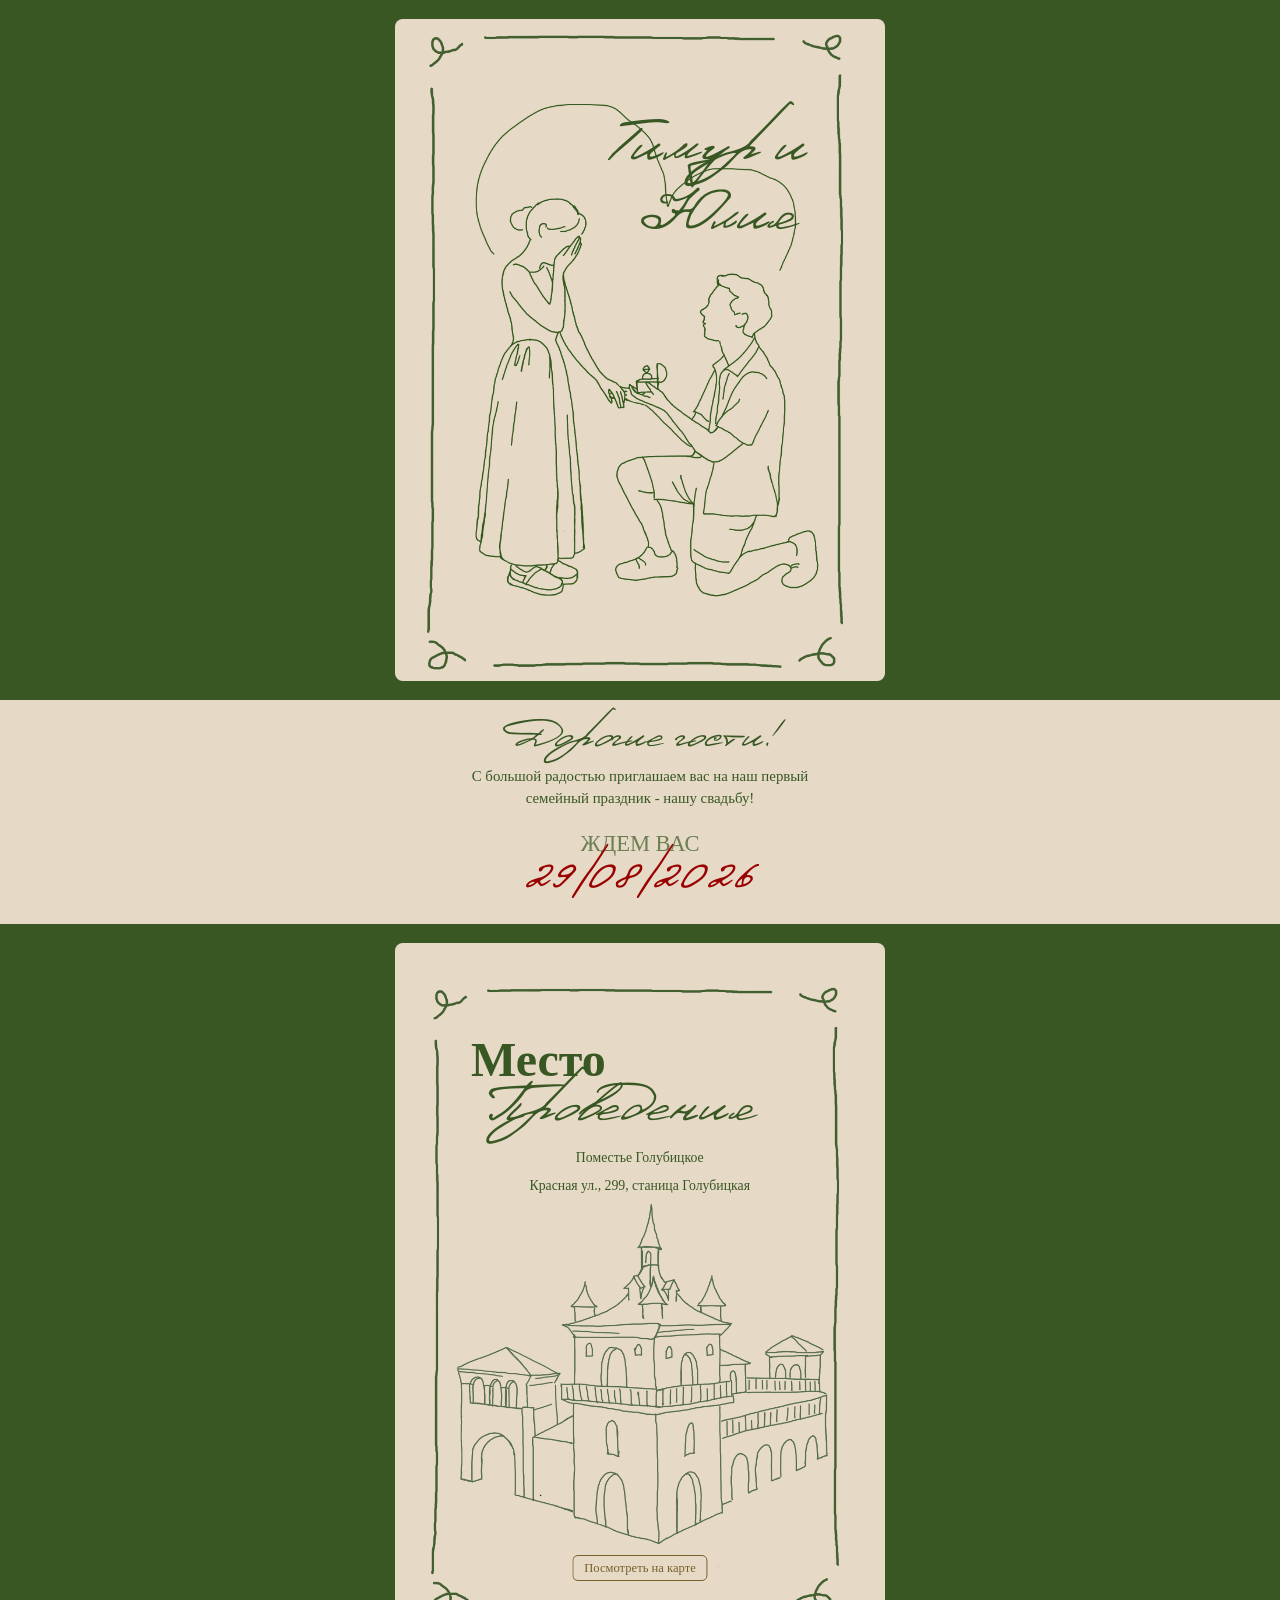
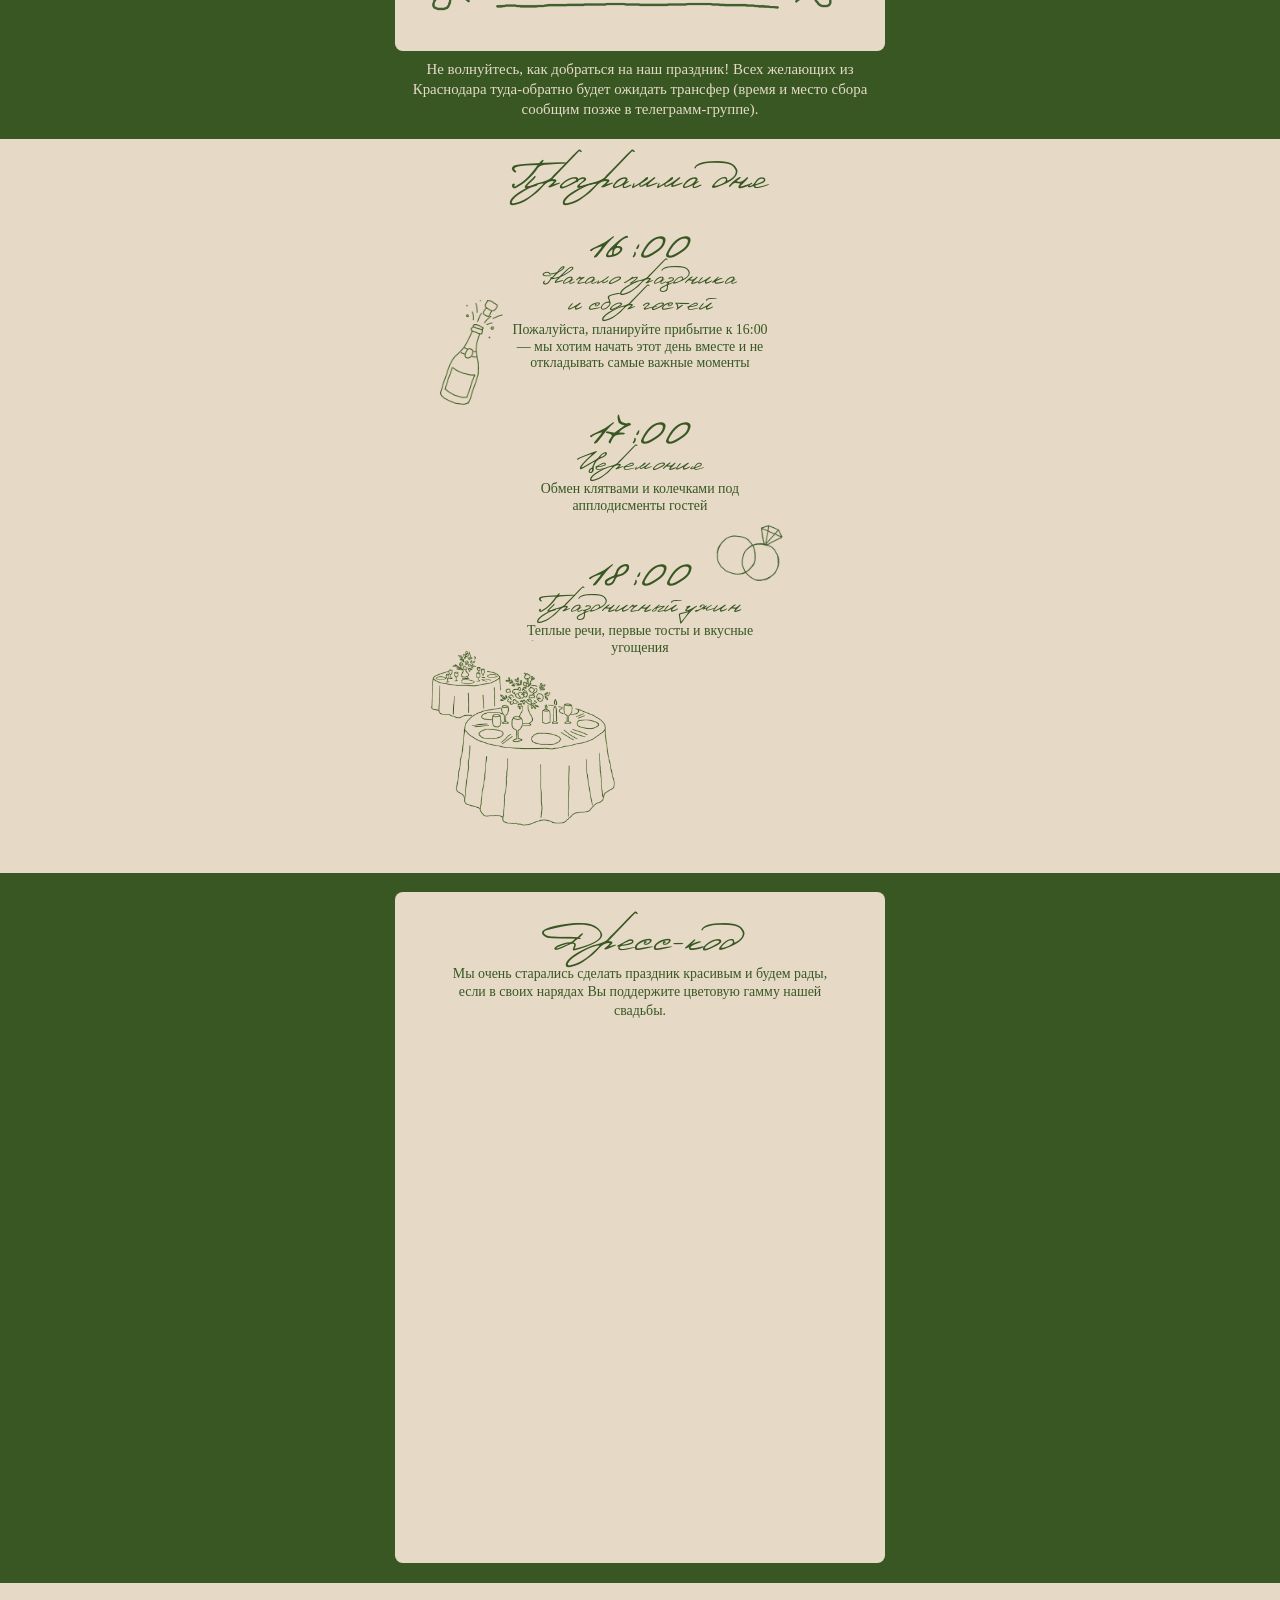
<file: index.html>
﻿<!doctype html>
<html lang="ru">
  <head>
    <meta charset="utf-8" />
    <meta name="viewport" content="width=device-width, initial-scale=1" />
    <title>Приглашение на свадьбу</title>
    <link rel="icon" type="image/svg+xml" href="images/favicon.svg?v=heart-1" />
    <link rel="preload" href="fonts/fonts/ofont.ru_Denistina.woff?v=reveal-seq-4" as="font" type="font/woff" crossorigin />
    <link rel="stylesheet" href="css/styles.css?v=reveal-seq-4" />
  </head>
  <body>
    <main>
      <section class="section section--dark hero" id="hero">
        <div class="container">
          <article class="card frame-card hero-card reveal">
            <img class="frame-card__frame" src="images/IMG_4702.PNG" alt="" aria-hidden="true" />
            <img class="hero-card__art" src="images/IMG_4546.PNG" alt="Иллюстрация пары" />
            <h1 class="hero-card__title">Тимур и<br />Юлия</h1>
          </article>
        </div>
      </section>

      <section class="section invitation" id="invitation">
        <div class="container">
          <div class="invitation__inner reveal">
            <h2 class="script-title invitation__greeting">Дорогие гости!</h2>
            <p class="invitation__text">
              С большой радостью приглашаем вас на наш первый
              семейный праздник - нашу свадьбу!
            </p>
            <p class="invitation__wait">ЖДЕМ ВАС</p>
            <p class="invitation__date">29/08/2026</p>
          </div>
        </div>
      </section>

      <section class="section section--dark venue" id="venue">
        <div class="container">
          <article class="card frame-card venue-card reveal">
            <img class="frame-card__frame" src="images/IMG_4702.PNG" alt="" aria-hidden="true" />
            <h2 class="venue-card__title">Место</h2>
            <p class="script-subtitle venue-card__subtitle">Проведения</p>
            <p class="venue-card__place">Поместье Голубицкое</p>
            <p class="venue-card__address">Красная ул., 299, станица Голубицкая</p>
            <img class="venue-card__art" src="images/IMG_4541.PNG" alt="Иллюстрация места проведения" />
            <a class="btn btn--outline" href="https://yandex.ru/maps/-/CLcbbC9g" target="_blank" rel="noopener noreferrer">Посмотреть на карте</a>
          </article>
          <p class="venue__transfer">
            Не волнуйтесь, как добраться на наш праздник! Всех желающих из Краснодара туда-обратно
            будет ожидать трансфер (время и место сбора сообщим позже в телеграмм-группе).
          </p>
        </div>
      </section>

      <section class="section program" id="program">
        <div class="container">
          <h2 class="script-title program__title reveal">Программа дня</h2>
          <div class="program-list">
            <article class="program-item reveal">
              <img class="program-item__icon program-item__icon--left" src="images/IMG_4549.PNG" alt="" aria-hidden="true" />
              <p class="program-item__time">16:00</p>
              <p class="script-subtitle program-item__name">Начало праздника<br />и сбор гостей</p>
              <p class="program-item__desc">Пожалуйста, планируйте прибытие к 16:00 — мы хотим начать этот день вместе и не откладывать самые важные моменты</p>
            </article>

            <article class="program-item reveal">
              <img class="program-item__icon program-item__icon--right" src="images/IMG_4550.PNG" alt="" aria-hidden="true" />
              <p class="program-item__time">17:00</p>
              <p class="script-subtitle program-item__name">Церемония</p>
              <p class="program-item__desc">Обмен клятвами и колечками под<br />апплодисменты гостей</p>
            </article>

            <article class="program-item reveal">
              <img class="program-item__icon program-item__icon--left program-item__icon--table" src="images/IMG_4551.PNG" alt="" aria-hidden="true" />
              <p class="program-item__time">18:00</p>
              <p class="script-subtitle program-item__name">Праздничный ужин</p>
              <p class="program-item__desc">Теплые речи, первые тосты и вкусные угощения</p>
            </article>
          </div>
        </div>
      </section>

      <section class="section section--dark dress" id="dresscode">
        <div class="container">
          <article class="card frame-card dress-card reveal">
            <h2 class="script-title dress-card__title">Дресс-код</h2>
            <p class="dress-card__text">
              Мы очень старались сделать праздник красивым и будем рады,
              если в своих нарядах Вы поддержите цветовую гамму нашей свадьбы.
            </p>
            <div class="dress-card__palette" aria-label="Цвета дресс-кода">
              <span class="dress-card__stroke dress-card__stroke--1"><span class="dress-card__stroke-label">бургунди</span></span>
              <span class="dress-card__stroke dress-card__stroke--2"><span class="dress-card__stroke-label">капучино</span></span>
              <span class="dress-card__stroke dress-card__stroke--3"><span class="dress-card__stroke-label">песочный</span></span>
              <span class="dress-card__stroke dress-card__stroke--4"><span class="dress-card__stroke-label">оливковый</span></span>
              <span class="dress-card__stroke dress-card__stroke--5"><span class="dress-card__stroke-label">какао</span></span>
              <span class="dress-card__stroke dress-card__stroke--6"><span class="dress-card__stroke-label">терракота</span></span>
            </div>
            <p class="dress-card__text">
              Свадьба будет на открытом воздухе и лучше отдать предпочтение
              закрытой обуви без каблука или на устойчивом каблуке.
            </p>
            <a class="btn btn--outline" href="https://pin.it/5liSR5sT1" target="_blank" rel="noopener noreferrer">примеры образов</a>
          </article>
        </div>
      </section>

      <section class="section details" id="details">
        <div class="container details__container reveal">
          <h2 class="script-title details__title">Детали</h2>
          <img class="details__divider" src="images/IMG_4711.PNG" alt="" aria-hidden="true" />

          <article class="details-item">
            <h3 class="script-subtitle details-item__title">Подарки</h3>
            <p class="details-item__text">
              Ваши пожелания в конвертах будут лучшими подарками, которые помогут
              исполнить наши мечты. Просим не обременять себя выбором цветов,
              чтобы не утомлять их долгой дорогой.
            </p>
          </article>

          <article class="details-item">
            <h3 class="script-subtitle details-item__title">Организатор</h3>
            <p class="details-item__text">
              Если Вы подготовили для нас сюрприз или в случае возникновения вопросов,
              всегда можно обратиться за помощью и согласованием к нашему свадебному
              организатору Эльвире.
            </p>
            <a class="btn btn--outline btn--small" href="https://t.me/emtemnikova" target="_blank" rel="noopener noreferrer">связаться</a>
          </article>

          <article class="details-item">
            <h3 class="script-subtitle details-item__title">Чат для гостей</h3>
            <p class="details-item__text">
              Мы создали телеграм-чат нашего праздника, где можно будет узнать
              дополнительную информацию, поделиться фотографиями и видео в день свадьбы и после нее.
            </p>
            <a class="btn btn--outline btn--small" href="https://t.me/+I3WyoPvMr101ZWJi" target="_blank" rel="noopener noreferrer">вступить в чат</a>
          </article>

          <article class="details-item details-item--hotels">
            <h3 class="script-subtitle details-item__title">Подборка отелей</h3>
            <p class="details-item__text">
              Для Вашего удобства мы подобрали самые оптимальные варианты отелей, которые вы можете забронировать при необходимости:
            </p>
            <details class="details-item__details">
              <summary class="btn btn--outline btn--small details-item__toggle">показать список отелей</summary>
              <div class="details-item__list">
                <p class="details-item__hotel">
                  «Al Mare»<br />
                  Адрес: ст. Голубицкая, ул. Набережная, 7<br />
                  Сайт: <a href="https://hotel-almare.ru" target="_blank" rel="noopener noreferrer">hotel-almare.ru</a>
                </p>
                <p class="details-item__hotel">
                  «Фламинго»<br />
                  Адрес: ст. Голубицкая, ул. Курортная, 68<br />
                  Сайт: <a href="https://azovflamingo.ru" target="_blank" rel="noopener noreferrer">azovflamingo.ru</a>
                </p>
                <p class="details-item__hotel">
                  «Некрасов»<br />
                  Адрес: ст. Голубицкая, ул. Курортная, 55/1<br />
                  Сайт: <a href="https://nekrasovhotel.ru" target="_blank" rel="noopener noreferrer">nekrasovhotel.ru</a>
                </p>
                <p class="details-item__hotel">
                  «Villa Romanov»<br />
                  Адрес: ст. Голубицкая, ул. Красная, 260<br />
                  Сайт: <a href="https://villaromanov.ru" target="_blank" rel="noopener noreferrer">villaromanov.ru</a>
                </p>
                <p class="details-item__hotel">
                  Гостевой дом «Azov place»<br />
                  Адрес: ст. Голубицкая, ул. Курортная, 75А<br />
                  Сайт: <a href="https://azov-plejs.clients.site" target="_blank" rel="noopener noreferrer">azov-plejs.clients.site</a>
                </p>
                <p class="details-item__hotel">
                  «Жемчужина»<br />
                  Адрес: ст. Голубицкая, ул. Курортная, 113/1<br />
                  Сайт: <a href="https://zhemchuzhina-golubitskaya.ru" target="_blank" rel="noopener noreferrer">zhemchuzhina-golubitskaya.ru</a>
                </p>
                <p class="details-item__hotel">
                  Апарт-отель «Море Лофт»<br />
                  Адрес: ст. Голубицкая, ул. Курортная, 55/1<br />
                  Сайт: <a href="https://golubitskaya.sutochno.ru/hotels/51353" target="_blank" rel="noopener noreferrer">golubitskaya.sutochno.ru</a>
                </p>
                <p class="details-item__hotel">
                  «Азов»<br />
                  Адрес: ст. Голубицкая, ул. Набережная, д. 70/31<br />
                  Сайт: <a href="https://azovresort.ru" target="_blank" rel="noopener noreferrer">azovresort.ru</a>
                </p>
              </div>
            </details>
          </article>

          <img class="details__divider details__divider--bottom" src="images/IMG_4711.PNG" alt="" aria-hidden="true" />
        </div>
      </section>

      <section class="section section--dark rsvp" id="rsvp">
        <div class="container">
          <article class="card rsvp-card reveal">
            <h2 class="script-title rsvp-card__title">Подтверждение<br />присутствия</h2>
            <p class="rsvp-card__subtitle">
              Мы очень старались сделать праздник незабываемым, поэтому будем рады,
              если Вы подтвердите свое присутствие до <strong>01.08.2026</strong>:
            </p>

            <form id="rsvpForm" class="rsvp-form" novalidate>
              <div class="field">
                <label class="field__label" for="fullName">Ваше имя и фамилия</label>
                <input class="field__input" type="text" id="fullName" name="fullName" required />
              </div>

              <fieldset class="field-group">
                <legend class="field__label">Планируете ли вы присутствовать на свадьбе</legend>
                <label class="radio">
                  <input type="radio" name="attendance" value="yes" required />
                  <span>Да, с удовольствием!</span>
                </label>
                <label class="radio">
                  <input type="radio" name="attendance" value="no" required />
                  <span>К сожалению, не смогу</span>
                </label>
              </fieldset>

              <fieldset class="field-group">
                <legend class="field__label">Потребуется ли вам трансфер?</legend>
                <label class="radio">
                  <input type="radio" name="transfer" value="yes" required />
                  <span>Да</span>
                </label>
                <label class="radio">
                  <input type="radio" name="transfer" value="no" required />
                  <span>Нет</span>
                </label>
              </fieldset>

              <fieldset class="field-group">
                <legend class="field__label">Будут ли с вами дети?</legend>
                <label class="radio">
                  <input type="radio" id="childrenYes" name="children" value="yes" required />
                  <span>Да</span>
                </label>
                <label class="radio">
                  <input type="radio" id="childrenNo" name="children" value="no" required />
                  <span>Нет</span>
                </label>
              </fieldset>

              <div id="childrenFields" class="children" hidden>
                <div id="childrenList" class="children__list"></div>
                <button class="btn btn--outline btn--small" id="addChildBtn" type="button">+ Добавить ребенка</button>
              </div>

              <fieldset class="field-group">
                <legend class="field__label">Есть ли у вас пищевая аллергия?</legend>
                <label class="radio">
                  <input type="radio" id="allergyYes" name="allergy" value="yes" required />
                  <span>Да</span>
                </label>
                <label class="radio">
                  <input type="radio" id="allergyNo" name="allergy" value="no" required />
                  <span>Нет</span>
                </label>
              </fieldset>

              <div id="allergyFields" class="children" hidden>
                <label class="field__label" for="allergyDetails">Если да, укажите продукты</label>
                <input class="field__input" type="text" id="allergyDetails" name="allergyDetails" />
              </div>

              <button class="btn btn--pill" type="submit">отправить</button>
              <p id="successMessage" class="success" hidden>Спасибо! Ваш ответ отправлен.</p>
            </form>
          </article>
        </div>
      </section>
    </main>

    <script src="js/script.js?v=reveal-seq-4"></script>
  </body>
</html>
</file>
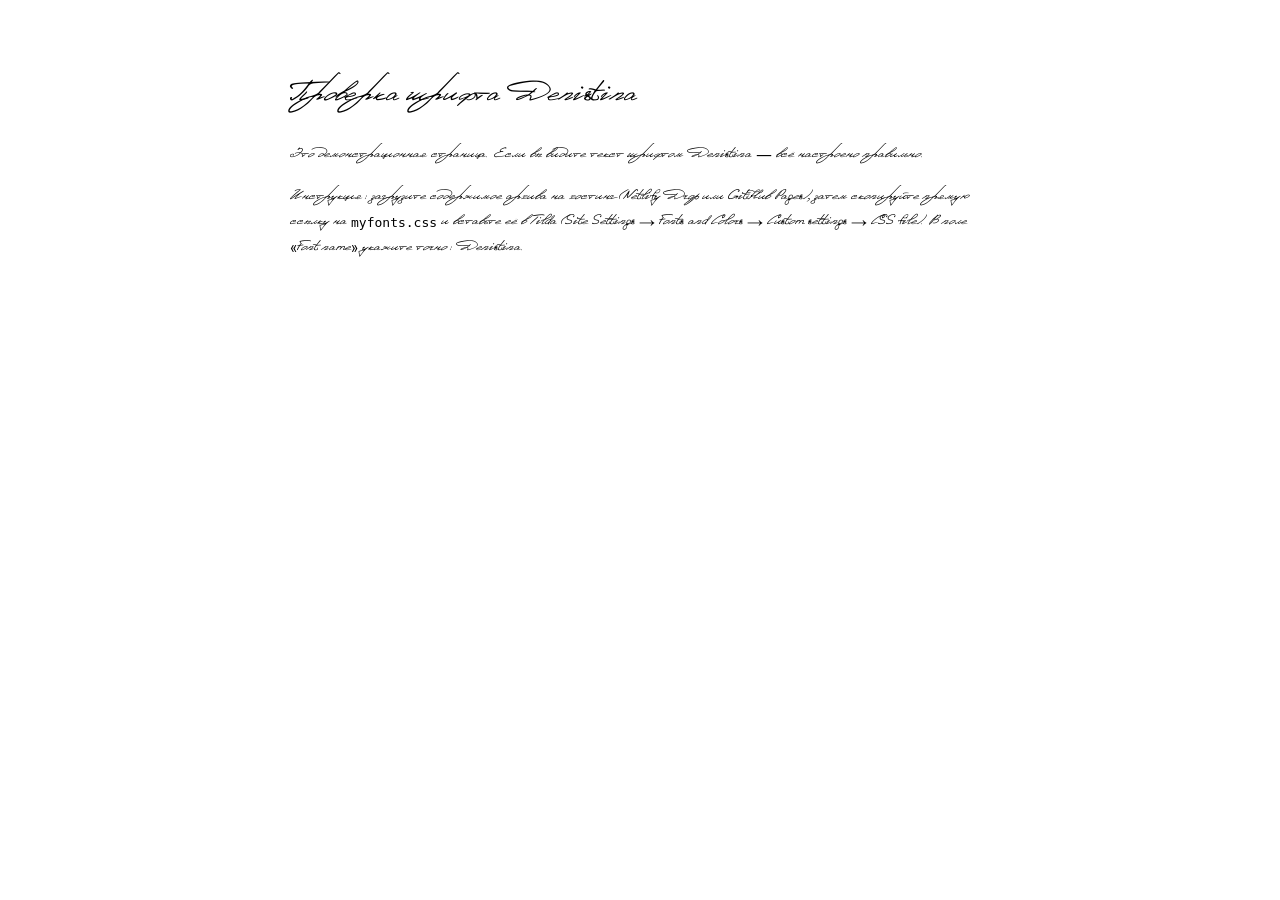
<file: fonts/index.html>
<!doctype html>
<html lang="ru">
<head>
  <meta charset="utf-8">
  <meta name="viewport" content="width=device-width,initial-scale=1">
  <title>Denistina font demo</title>
  <link rel="stylesheet" href="./myfonts.css">
  <style>
    body { padding: 40px; line-height:1.6; }
    .demo { max-width:700px; margin:auto; }
  </style>
</head>
<body>
  <div class="demo">
    <h1>Проверка шрифта Denistina</h1>
    <p>Это демонстрационная страница. Если вы видите текст шрифтом Denistina — всё настроено правильно.</p>
    <p>Инструкция: загрузите содержимое архива на хостинг (Netlify Drop или GitHub Pages), затем скопируйте прямую ссылку на <code>myfonts.css</code> и вставьте её в Tilda (Site Settings → Fonts and Colors → Custom settings → CSS file). В поле «Font name» укажите точно: <strong>Denistina</strong>.</p>
  </div>
</body>
</html>
</file>
<file: css/styles.css>
﻿@font-face {
  font-family: "Denistina";
  src: url("../fonts/fonts/ofont.ru_Denistina.woff") format("woff");
  font-display: block;
}

:root {
  --bg-light: #e6dac7;
  --bg-dark: #385723;
  --text: #385723;
  --accent: #990201;
  --line: #5b7a46;
  --line-soft: #7f8d6c;
  --container: min(100% - 2rem, 68rem);
  --card-max: 36rem;
  --card-unified-width: 43rem;
  --body-copy-size: clamp(0.98rem, 1.55vw, 1.35rem);
}

* {
  box-sizing: border-box;
}

html,
body {
  margin: 0;
  padding: 0;
}

body {
  background: var(--bg-light);
  color: var(--text);
  font-family: Georgia, "Times New Roman", serif;
  line-height: 1.45;
  overflow-x: hidden;
}

img {
  display: block;
  max-width: 100%;
}

a {
  color: inherit;
  text-decoration: none;
}

.section {
  padding: clamp(1rem, 1.3vw + 0.8rem, 2.25rem) 0;
  overflow-x: clip;
}

.section--dark {
  background: var(--bg-dark);
  border-left: 2px solid var(--bg-dark);
  border-right: 2px solid var(--bg-dark);
  overflow: hidden;
}

.container {
  width: var(--container);
  margin: 0 auto;
}

.card {
  position: relative;
  background: var(--bg-light);
  border-radius: 0.65rem;
}

.frame-card {
  isolation: isolate;
}

.frame-card__frame {
  position: absolute;
  inset: 0.65rem;
  width: calc(100% - 1.3rem);
  height: calc(100% - 1.3rem);
  object-fit: contain;
  object-position: center;
  image-rendering: auto;
  opacity: 1;
  pointer-events: none;
  z-index: 0;
}

.script-title,
.script-subtitle {
  margin: 0;
  font-family: "Denistina", Arial, sans-serif;
  font-weight: 400;
  letter-spacing: 0.01em;
}

.script-title {
  font-size: clamp(2.95rem, 4.6vw, 4.9rem);
  line-height: 0.9;
}

.script-subtitle {
  font-size: clamp(2rem, 3vw, 3.25rem);
  line-height: 0.92;
}

.btn {
  display: inline-flex;
  align-items: center;
  justify-content: center;
  border-radius: 0.45rem;
  padding: 0.55rem 1.1rem;
  font-size: clamp(0.78rem, 1.2vw, 1rem);
  line-height: 1;
  transition: background-color 0.2s ease, color 0.2s ease, opacity 0.2s ease;
}

.btn--outline {
  border: 1px solid #77612a;
  color: var(--text);
  background: transparent;
}

.btn--outline:hover {
  background: var(--text);
  color: var(--bg-light);
}

.btn--small {
  font-size: 0.76rem;
  padding: 0.55rem 0.95rem;
}

.btn--pill {
  border: 0;
  border-radius: 0.45rem;
  padding: 0.95rem 2.5rem;
  background: var(--bg-dark);
  color: #fff;
  font-family: "Denistina", Arial, sans-serif;
  font-size: clamp(1.5rem, 2.6vw, 2rem);
  text-transform: lowercase;
  cursor: pointer;
}

.btn--pill:hover {
  opacity: 0.86;
}

[aria-disabled="true"] {
  pointer-events: none;
}

.reveal {
  opacity: 0;
  transform: translateY(16px);
  transition: opacity 1.6s ease, transform 1.6s ease;
  transition-delay: var(--reveal-delay, 0s);
  will-change: opacity, transform;
}

.reveal.is-visible {
  opacity: 1;
  transform: translateY(0);
}

.hero .container {
  display: flex;
  justify-content: center;
}

.hero-card {
  width: min(100%, var(--card-unified-width));
  aspect-ratio: 768 / 992;
  min-height: 0;
  padding: 0;
  overflow: hidden;
}

.hero-card__art {
  position: absolute;
  left: 0.04%;
  top: -6.1%;
  width: 97.92%;
  max-width: none;
  transform: none;
  z-index: 1;
}

.hero-card__title {
  position: absolute;
  left: 43.6%;
  top: 14.3%;
  width: 38.7%;
  transform: none;
  margin: 0;
  font-family: "Denistina", Arial, sans-serif;
  font-weight: 100;
  font-size: clamp(2.35rem, 7.4vw, 5.6rem);
  line-height: 1.02;
  text-align: right;
  z-index: 2;
}

.invitation {
  text-align: center;
}

.invitation__inner {
  max-width: 42rem;
  margin: 0 auto;
}

.invitation__greeting {
  margin-bottom: 0.6rem;
}

.invitation__text {
  margin: 0 auto;
  max-width: 31rem;
  font-size: var(--body-copy-size);
}

.invitation__wait {
  margin: 0.6rem 0 0;
  opacity: 0.7;
  font-size: clamp(1.45rem, 2.35vw, 1.95rem);
}

.invitation__date {
  margin: 0;
  color: var(--accent);
  font-family: "Denistina", Arial, sans-serif;
  font-size: clamp(3.1rem, 6.1vw, 5.2rem);
  line-height: 0.95;
}

.venue-card {
  width: min(100%, var(--card-unified-width));
  aspect-ratio: 768 / 1137.4375;
  margin: 0 auto;
  padding: 0;
  overflow: hidden;
}

.venue-card__title {
  position: absolute;
  margin: 0;
  font-size: clamp(2.7rem, 4.9vw, 3.95rem);
  font-weight: 700;
  line-height: 1;
  left: 12.86%;
  top: 10.65%;
  width: 93.54%;
  text-align: left;
  transform: none;
  z-index: 3;
}

.venue-card__subtitle {
  position: absolute;
  margin: 0;
  font-size: clamp(3.15rem, 5.7vw, 4.75rem);
  left: 17.03%;
  top: 17.37%;
  width: 93.54%;
  text-align: left;
  transform: none;
  z-index: 3;
}

.venue-card__place,
.venue-card__address {
  position: absolute;
  margin: 0;
  text-align: center;
  left: 25%;
  width: 50%;
  font-size: var(--body-copy-size);
  z-index: 3;
}

.venue-card__place {
  top: 28.86%;
}

.venue-card__address {
  top: 31.59%;
}

.venue-card__art {
  position: absolute;
  left: 7.03%;
  top: 22.71%;
  width: 77.08%;
  margin: 0;
  transform: none;
  z-index: 1;
}

.venue-card .btn {
  position: absolute;
  left: 50%;
  top: 84.2%;
  width: auto;
  min-width: clamp(130px, 17vw, 205px);
  min-height: 36px;
  padding: 0.55rem 1rem;
  white-space: nowrap;
  font-size: clamp(0.78rem, 1.02vw, 0.98rem);
  margin: 0;
  transform: translateX(-50%);
  z-index: 3;
}

.venue__transfer {
  margin: 0.7rem auto 0;
  max-width: 40rem;
  color: var(--bg-light);
  text-align: center;
  font-size: var(--body-copy-size);
  line-height: 1.35;
}

.program__title {
  text-align: center;
  margin: 0 0 0.9rem;
  font-size: clamp(2.95rem, 4.6vw, 4.9rem);
  line-height: 1;
}

.program {
  padding-top: clamp(1.6rem, 4vw, 2.2rem);
  padding-bottom: clamp(2.2rem, 6vw, 4rem);
}

.program-list {
  width: min(100%, 22rem);
  margin: 0 auto;
  display: grid;
  gap: 1rem;
}

.program-item {
  position: relative;
  text-align: center;
  padding: 0.4rem 0.9rem;
}

.program-item:last-child {
  padding-bottom: clamp(10rem, 30vw, 14rem);
}

.program-item__icon {
  position: absolute;
  top: 50%;
  width: 3.6rem;
  opacity: 0.95;
  pointer-events: none;
}

.program-item__icon--left {
  left: 2rem;
  transform: translate(-50%, -50%);
}

.program-item__icon--right {
  right: 2rem;
  transform: translate(50%, -50%);
}

.program-item__icon--table {
  width: clamp(13rem, 56vw, 16rem);
  top: 6%;
  left: 46%;
  transform: translateX(-50%);
}

.program-item__time {
  margin: 0;
  font-family: "Denistina", Arial, sans-serif;
  font-size: clamp(3.2rem, 10.5vw, 4.5rem);
  line-height: 1;
}

.program-item__name {
  margin-top: -0.65rem;
  margin-bottom: 0.25rem;
  font-size: clamp(2rem, 3vw, 3.25rem);
  line-height: 0.92;
}

.program-item__desc {
  margin: 0 auto 0;
  max-width: 19rem;
  font-size: var(--body-copy-size);
  line-height: 1.2;
}

.program-item:nth-child(-n + 2) .program-item__desc {
  max-width: 22rem;
}

.program-item__icon--left:not(.program-item__icon--table),
.program-item__icon--right {
  width: clamp(20rem, 110vw, 28rem);
}

.program-item:nth-child(1) .program-item__icon--left {
  left: 1.5rem;
  top: 106%;
}

.program-item:nth-child(2) .program-item__icon--right {
  right: 2.4rem;
  top: 92%;
}

.dress {
  padding-top: 0.85rem;
  padding-bottom: 0.95rem;
}

.dress-card {
  width: min(100%, var(--card-unified-width));
  margin: 0 auto;
  padding: 2.2rem 0.72rem 2.3rem;
  text-align: center;
  position: relative;
  overflow: hidden;
}

.dress-card__title {
  margin-top: 0.05rem;
  font-size: clamp(2.95rem, 4.6vw, 4.9rem);
  position: relative;
  z-index: 2;
}

.dress-card__text {
  margin: 0.2rem auto 0;
  max-width: 32rem;
  font-size: var(--body-copy-size);
  line-height: 1.32;
  position: relative;
  z-index: 2;
}

.dress-card__text:first-of-type {
  margin-bottom: 0.68rem;
}

.dress-card__text + .dress-card__text {
  padding-top: 0.68rem;
}

.dress-card__palette {
  position: relative;
  z-index: 2;
  display: grid;
  grid-template-columns: 1fr;
  gap: 0.34rem;
  width: min(66%, 15.5rem);
  margin: 0.15rem auto 0.95rem;
}

.dress-card__palette + .dress-card__text {
  margin-top: 0.78rem;
}

.dress-card__stroke {
  position: relative;
  display: flex;
  align-items: center;
  justify-content: center;
  height: 1.66rem;
}

.dress-card__stroke::before {
  content: "";
  position: absolute;
  left: -0.18rem;
  right: -0.58rem;
  top: -0.08rem;
  bottom: -0.08rem;
  background-image: var(--brush-image);
  background-position: center;
  background-size: 100% 100%;
  background-repeat: no-repeat;
  opacity: 0.98;
  z-index: 0;
  pointer-events: none;
}

.dress-card__stroke::after {
  content: "";
  position: absolute;
  right: -0.2rem;
  top: 0.2rem;
  bottom: 0.2rem;
  width: 0.86rem;
  background:
    radial-gradient(85% 100% at 0% 50%, rgba(255, 255, 255, 0.34), rgba(255, 255, 255, 0) 75%);
  opacity: 0.52;
  pointer-events: none;
}

.dress-card__stroke:nth-child(2n) {
  transform: rotate(-0.55deg);
}

.dress-card__stroke:nth-child(2n + 1) {
  transform: rotate(0.5deg);
}

.dress-card__stroke-label {
  font-family: "Denistina", Arial, sans-serif;
  position: relative;
  z-index: 1;
  font-size: 0.8rem;
  line-height: 0.92;
  letter-spacing: 0.012em;
  text-transform: lowercase;
  color: var(--label-color, rgba(71, 52, 38, 0.9));
  text-shadow: 0 1px 1.4px rgba(0, 0, 0, 0.3), 0 0 0.5px rgba(255, 255, 255, 0.2);
  pointer-events: none;
}

.dress-card__stroke--1 { width: 97%; margin-left: 0.2rem; --stroke-color: #752d32; --brush-image: url("../images/brushes/brush-1.png"); --label-color: #f2e3d4; }
.dress-card__stroke--2 { width: 100%; margin-left: 0; --stroke-color: #967a61; --brush-image: url("../images/brushes/brush-2.png"); --label-color: #f6ebdf; }
.dress-card__stroke--3 { width: 96.5%; margin-left: 0.18rem; --stroke-color: #e4cfb4; --brush-image: url("../images/brushes/brush-3.png"); --label-color: #5b4736; }
.dress-card__stroke--4 { width: 99%; margin-left: 0.05rem; --stroke-color: #565535; --brush-image: url("../images/brushes/brush-4.png"); --label-color: #eee2d1; }
.dress-card__stroke--5 { width: 95.8%; margin-left: 0.24rem; --stroke-color: #5b3422; --brush-image: url("../images/brushes/brush-5.png"); --label-color: #f2e0cf; }
.dress-card__stroke--6 { width: 98.6%; margin-left: 0.08rem; --stroke-color: #b67643; --brush-image: url("../images/brushes/brush-6.png"); --label-color: #f8ebde; }

.details__container {
  max-width: 46rem;
  text-align: center;
}

.details__title {
  margin: 0;
}

.details__divider {
  width: min(100%, 12.5rem);
  margin: 0.12rem auto 0.65rem;
  opacity: 0.95;
}

.details__divider--bottom {
  margin: 1.15rem auto 0.2rem;
  transform: rotate(180deg);
}

.details-item {
  margin-top: 0.5rem;
}

.details-item:nth-of-type(3) {
  margin-top: 0.75rem;
}

.details-item--hotels {
  margin-top: 1.4rem;
}

.details-item__title {
  margin: 0;
}

.details-item__text {
  margin: 0.7rem auto 0;
  max-width: 34rem;
  font-size: clamp(0.68rem, 1.9vw, 0.86rem);
  line-height: 1.68;
}

.details-item__details {
  margin-top: 0;
  display: flex;
  flex-direction: column;
  align-items: center;
}

.details-item__toggle {
  list-style: none;
  cursor: pointer;
  order: 0;
  margin-top: 0;
}

.details-item__toggle::-webkit-details-marker {
  display: none;
}

.details-item__details[open] .details-item__toggle {
  order: 2;
}

.details-item__list {
  margin: 0.9rem auto 0;
  max-width: 36rem;
  text-align: center;
  font-size: clamp(0.68rem, 1.9vw, 0.86rem);
  line-height: 1.68;
  order: 1;
}

.details-item__list a {
  color: var(--accent);
  text-decoration: underline;
  text-underline-offset: 3px;
}

.details-item__list a:hover {
  opacity: 0.85;
}

.details-item__hotel {
  margin: 0.65rem 0 0;
  font-size: clamp(0.68rem, 1.9vw, 0.86rem);
  line-height: 1.68;
}

.details-item__hotel:first-child {
  margin-top: 0;
}

.details-item .btn {
  margin-top: 1.1rem;
  font-family: "Denistina", Arial, sans-serif;
  font-size: clamp(1.5rem, 2.6vw, 2rem);
}

.dress-card .btn {
  min-width: clamp(130px, 17vw, 205px);
  min-height: 36px;
  padding: 0.55rem 1rem;
  white-space: nowrap;
  font-family: Georgia, "Times New Roman", serif;
  font-size: clamp(0.88rem, 1.6vw, 1.1rem);
  background: var(--bg-dark);
  color: var(--bg-light);
  border-color: var(--bg-dark);
}

.details-item .btn {
  min-width: clamp(130px, 17vw, 205px);
  min-height: 36px;
  padding: 0.55rem 1rem;
  white-space: nowrap;
}

.details-item .details-item__toggle {
  margin-top: 1.1rem;
}

.details-item__details[open] .details-item__toggle {
  margin-top: 0.9rem;
}

.dress-card .btn {
  margin-top: 2rem;
  position: relative;
  z-index: 2;
}

.rsvp-card {
  width: min(100%, var(--card-unified-width));
  margin: 0 auto;
  padding: clamp(1.3rem, 2.2vw, 2rem);
}

.rsvp-card__title {
  text-align: center;
  margin: 0;
  font-size: clamp(2.95rem, 4.6vw, 4.9rem);
  line-height: 0.9;
}

.rsvp-card__subtitle {
  margin: 0.85rem auto 0;
  max-width: 34rem;
  text-align: center;
  font-size: var(--body-copy-size);
}

.rsvp-form {
  margin-top: 1.2rem;
  display: grid;
  gap: 1rem;
}

.field,
.field-group {
  margin: 0;
  padding: 0;
  border: 0;
}

.field__label {
  display: block;
  margin-bottom: 0.45rem;
  font-size: var(--body-copy-size);
}

.field__input {
  width: 100%;
  border: 1px solid var(--line);
  background: transparent;
  color: var(--text);
  font: inherit;
  padding: 0.75rem 0.85rem;
}

.field__input:focus {
  outline: 2px solid rgba(56, 87, 35, 0.22);
  outline-offset: 1px;
}

.radio {
  display: flex;
  align-items: center;
  gap: 0.6rem;
  margin: 0.5rem 0 0;
  font-size: var(--body-copy-size);
}

.radio input {
  appearance: none;
  width: 1.5rem;
  height: 1.5rem;
  border: 2px solid var(--line);
  border-radius: 50%;
  margin: 0;
  position: relative;
}

.radio input:checked::after {
  content: "";
  width: 0.64rem;
  height: 0.64rem;
  border-radius: 50%;
  background: var(--line);
  position: absolute;
  top: 50%;
  left: 50%;
  transform: translate(-50%, -50%);
}

.children {
  padding: 0.95rem;
  border: 1px solid rgba(56, 87, 35, 0.2);
  border-radius: 0.55rem;
  background: rgba(56, 87, 35, 0.04);
}

.children__list {
  display: grid;
  gap: 0.7rem;
  margin-bottom: 0.7rem;
}

.child-card {
  border: 1px solid rgba(56, 87, 35, 0.23);
  border-radius: 0.5rem;
  padding: 0.7rem;
  background: var(--bg-light);
}

.child-card__header {
  display: flex;
  align-items: center;
  justify-content: space-between;
  margin-bottom: 0.45rem;
}

.child-card__title {
  font-size: 0.96rem;
  font-weight: 700;
}

.child-card__remove {
  border: 0;
  background: transparent;
  color: #990201;
  font-size: 1.2rem;
  line-height: 1;
  cursor: pointer;
}

.child-card label {
  display: block;
  font-size: var(--body-copy-size);
  margin-top: 0.35rem;
}

.child-card input {
  width: 100%;
  border: 1px solid var(--line-soft);
  background: transparent;
  color: var(--text);
  font: inherit;
  padding: 0.45rem 0.55rem;
  margin-top: 0.2rem;
}

.rsvp-form .field__label,
.rsvp-form .radio,
.rsvp-form .field__input,
.rsvp-form .child-card label,
.rsvp-form .child-card input,
.rsvp-form .child-card__title,
.rsvp-form .btn--small {
  font-size: clamp(0.68rem, 1.8vw, 0.84rem) !important;
}

.rsvp-form .btn--pill {
  justify-self: center;
  margin-top: 0.15rem;
}

.success {
  margin: 0.35rem 0 0;
  text-align: center;
  font-size: var(--body-copy-size);
}

@media (max-width: 600px) {
  .hero-card .frame-card__frame {
    inset: 0;
    width: 100%;
    height: 100%;
    transform: scale(1.045);
  }

  .hero-card__art {
    top: -6%;
    width: 115%;
    left: -10%;
  }

  .hero-card__title {
    font-size: clamp(3.2rem, 14.8vw, 4.9rem);
    top: 13.8%;
    left: 42.6%;
    white-space: nowrap;
    width: 45%;
  }

  .venue-card__title {
    font-size: clamp(1.9rem, 8vw, 2.7rem);
  }

  .venue-card__subtitle {
    font-size: clamp(2.65rem, 11.1vw, 3.75rem);
    top: 19.3%;
    left: 15.8%;
  }

  .venue-card__place,
  .venue-card__address {
    left: 19%;
    width: 62%;
    text-align: center;
    font-size: clamp(0.78rem, 2.4vw, 0.95rem);
    line-height: 1.2;
  }

  .venue-card__place {
    top: 27.8%;
  }

  .venue-card__address {
    top: 32.3%;
  }

  .venue-card .frame-card__frame {
    inset: 0;
    width: 100%;
    height: 100%;
    transform: scale(1.06);
  }

  .venue-card__art {
    width: 87%;
    left: 2.8%;
    top: 21.7%;
  }

  .venue-card .btn {
    top: 81.8%;
  }

  .invitation__inner {
    max-width: 19rem;
  }

  .invitation__date {
    font-size: clamp(2.3rem, 14vw, 4rem);
  }
}

@media (max-width: 1280px) {
  .venue-card .btn {
    top: 83.1%;
  }
}

@media (max-width: 900px) {
  .venue-card .btn {
    top: 82.4%;
  }
}

@media (max-width: 1079px) {
  .rsvp-card__subtitle {
    font-size: clamp(0.86rem, 2.35vw, 1.08rem) !important;
    line-height: 1.72 !important;
  }

  .dress-card__text {
    font-size: clamp(0.74rem, 2vw, 0.94rem) !important;
    line-height: 1.72 !important;
  }

  .details-item__text {
    font-size: clamp(0.74rem, 2vw, 0.94rem) !important;
    line-height: 1.72 !important;
  }

  .details-item__list,
  .details-item__hotel {
    font-size: clamp(0.74rem, 2vw, 0.94rem) !important;
    line-height: 1.72 !important;
  }

  .rsvp-form .field__label,
  .rsvp-form .radio,
  .rsvp-form .field__input,
  .rsvp-form .child-card label,
  .rsvp-form .child-card input,
  .rsvp-form .child-card__title,
  .rsvp-form .btn--small,
  .rsvp-form .success {
    font-size: clamp(0.74rem, 2vw, 0.92rem) !important;
  }

  .venue-card__subtitle {
    font-size: clamp(2.9rem, 12vw, 4rem) !important;
    left: 18.4% !important;
    top: 18.6% !important;
  }

  .venue-card__place,
  .venue-card__address {
    left: 9% !important;
    width: 82% !important;
    margin: 0;
    text-align: center;
    font-size: clamp(0.74rem, 1.95vw, 0.92rem) !important;
    line-height: 1.18 !important;
    white-space: nowrap;
  }

  .venue-card__place {
    top: 30.1% !important;
  }

  .venue-card__address {
    top: 34.2% !important;
  }

  .venue-card__art {
    width: 95% !important;
    left: -1.2% !important;
    top: 18.2% !important;
  }

  .venue-card .btn {
    top: 88.5% !important;
    min-width: 6.4rem !important;
    min-height: 1.7rem !important;
    padding: 0.28rem 0.7rem !important;
    font-size: clamp(0.74rem, 1.95vw, 0.92rem) !important;
    color: #77612a !important;
  }

  .venue-card .btn:hover {
    color: #fff !important;
  }

  .venue__transfer {
    font-size: clamp(0.74rem, 1.95vw, 0.92rem) !important;
    line-height: 1.66 !important;
  }
}

@media (max-width: 430px) {
  .section--dark {
    padding-top: 1rem;
    padding-bottom: 1rem;
  }

  .section--dark .container {
    width: min(100% - 2rem, 68rem) !important;
  }
}

@media (max-width: 600px) {
  .hero-card {
    aspect-ratio: 768 / 1120;
  }

  .venue-card {
    aspect-ratio: 768 / 1137.4375;
  }

  .dress-card {
    min-height: 24.8rem;
    padding: 1.4rem 0.72rem 1.1rem;
  }

  .rsvp-card {
    min-height: 36rem;
  }

  .section--dark {
    padding-top: 1.2rem;
    padding-bottom: 1.2rem;
  }

  .section--dark .container {
    width: min(100% - 2.4rem, 68rem);
  }

  .dress-card__palette {
    width: min(86%, 19rem);
    gap: 0.5rem;
    margin: 0.35rem auto 1.2rem;
  }

  .dress-card__stroke {
    height: 2.05rem;
  }

  .dress-card__stroke-label {
    font-size: 1rem;
  }

  .dress-card__text {
    margin-top: 0.72rem;
    line-height: 1.68;
  }

  .dress-card__text:first-of-type {
    margin-bottom: 0.82rem;
  }

  .dress-card__text + .dress-card__text {
    padding-top: 0.82rem;
  }

  .dress-card .btn {
    margin-top: 0.55rem;
  }
}

@media (min-width: 740px) {
  .section {
    padding: clamp(1.35rem, 2vw, 2.8rem) 0;
  }

  .program-list {
    width: min(92vw, 25rem);
    gap: 1.2rem;
  }

  .program-item {
    padding: 0.5rem 1.5rem;
  }

  .program-item__icon--left:not(.program-item__icon--table),
  .program-item__icon--right {
    width: 28rem;
  }

  .program-item__icon--left {
    left: 2.4rem;
    transform: translate(-50%, -50%);
  }

  .program-item__icon--right {
    right: 2.4rem;
    transform: translate(50%, -50%);
  }

  .program-item__icon--table {
    width: 17rem;
    left: 38%;
    transform: translateX(-50%);
    top: 24%;
  }

  .program-item:nth-child(1) .program-item__icon--left,
  .program-item:nth-child(2) .program-item__icon--right {
    top: 66%;
  }

  .program-item:nth-child(2) .program-item__icon--right {
    top: 84%;
  }
}

@media (min-width: 1080px) {
  .container {
    width: min(100% - 4rem, 76rem);
  }

  :root {
    --card-unified-width: 48rem;
  }

  .program {
    padding-bottom: 14rem;
  }

  .program-item:last-child {
    padding-bottom: 4rem;
  }

  .program-list {
    width: min(92vw, 28rem);
    gap: 1.7rem;
  }

  .program-item {
    padding: 0.55rem 3rem;
  }

  .program-item__icon--left:not(.program-item__icon--table),
  .program-item__icon--right {
    width: 40rem;
    transform: none;
  }

  .program-item__icon--table {
    width: 22.5rem;
    left: -5.8rem;
    top: -6%;
    transform: none;
  }

  .program-item:nth-child(1) .program-item__icon--left {
    left: -14rem;
    top: -78%;
  }

  .program-item:nth-child(2) .program-item__icon--right {
    right: -9.2rem;
    top: -92%;
  }

  .program-item:nth-child(3) .program-item__name {
    white-space: nowrap;
  }

  .program-item__desc {
    font-size: clamp(0.92rem, 1.45vw, 1.22rem);
  }

  .rsvp-form .field__label,
  .rsvp-form .radio,
  .rsvp-form .field__input,
  .rsvp-form .child-card__title,
  .rsvp-form .child-card label,
  .rsvp-form .child-card input,
  .rsvp-form .success {
    font-size: clamp(0.92rem, 1.45vw, 1.22rem) !important;
  }
}

@media (max-width: 1079px) {
  .program-item__desc {
    max-width: 18rem !important;
    font-size: clamp(0.74rem, 2vw, 0.92rem) !important;
    line-height: 1.3 !important;
    text-align: center !important;
  }

  .program-item:nth-child(-n + 2) .program-item__desc {
    max-width: 18rem !important;
  }

  .program-item:nth-child(1) .program-item__icon--left {
    left: 4.2rem !important;
    transform: translate(-50%, -50%) rotate(22deg) !important;
  }

  .program-item:nth-child(2) .program-item__icon--right {
    right: 3.9rem !important;
  }

  .program-item__icon--table {
    width: clamp(15.5rem, 70vw, 21rem) !important;
    left: 38% !important;
    top: -10% !important;
  }
}

@media (min-width: 740px) and (max-width: 1079px) {
  .program-item:nth-child(1) .program-item__icon--left {
    top: 88% !important;
  }

  .program-item:nth-child(2) .program-item__icon--right {
    top: 98% !important;
  }
}

@media (max-width: 440px) and (min-height: 880px) {
  .program {
    padding-bottom: clamp(3.2rem, 9vw, 5rem) !important;
  }

  .program-item__icon--table {
    top: -8.5% !important;
    left: 40% !important;
    width: clamp(14.8rem, 66vw, 19.5rem) !important;
  }
}

@media (max-width: 370px) and (min-height: 730px) and (max-height: 760px) {
  .program-item__icon--table {
    top: -4.5% !important;
    left: 39% !important;
  }
}

@media (max-width: 380px) and (max-height: 700px) {
  .program-item__icon--table {
    top: -6.8% !important;
  }
}

@media (min-width: 520px) and (max-width: 560px) and (min-height: 700px) and (max-height: 740px),
  (min-width: 700px) and (max-width: 740px) and (min-height: 520px) and (max-height: 560px) {
  .program {
    padding-bottom: clamp(4.4rem, 12vw, 6rem) !important;
  }

  .program-item__icon--table {
    top: -16% !important;
    left: 41% !important;
  }
}

@media (max-width: 360px) and (min-height: 860px) {
  .program {
    padding-bottom: clamp(1.6rem, 4vw, 2.6rem) !important;
  }

  .program-item__icon--table {
    top: -3.6% !important;
    left: 39% !important;
  }
}

@media (min-width: 740px) and (max-width: 1025px) {
  .program-item__icon--left:not(.program-item__icon--table),
  .program-item__icon--right {
    width: 24rem !important;
  }

  .program-item:nth-child(1) .program-item__icon--left {
    top: 94% !important;
    left: 2.1rem !important;
  }

  .program-item:nth-child(2) .program-item__icon--right {
    top: 102% !important;
    right: 2.1rem !important;
  }

  .program-item__icon--table {
    top: 3% !important;
  }
}

@media (min-width: 1080px) {
  body {
    zoom: 0.75;
  }

  .hero-card {
    aspect-ratio: 768 / 1038;
  }

  .hero-card {
    width: min(100%, 40.8rem) !important;
    margin: 0 auto;
  }

  .hero-card .frame-card__frame {
    inset: 0;
    width: 100%;
    height: 100%;
    transform: scale(1.06);
  }

  .venue-card .frame-card__frame {
    inset: 0.26rem 0.38rem;
    width: calc(100% - 0.76rem);
    height: calc(100% - 0.52rem);
    transform: none;
  }

  .venue-card {
    width: min(100%, 40.8rem) !important;
    aspect-ratio: 768 / 1110;
    margin: 0 auto;
  }

  .hero-card__art {
    top: -5.7%;
    left: 0.2%;
    width: 99.2%;
  }

  .hero-card__title {
    left: 43.6%;
    top: 14.3%;
    width: 38.7%;
    font-size: clamp(2.35rem, 7.4vw, 5.6rem);
    white-space: nowrap;
  }

  .venue-card__title {
    left: 15.6%;
    top: 13.2%;
    font-size: clamp(2.85rem, 5vw, 4.25rem);
  }

  .venue-card__subtitle {
    left: 19.3%;
    top: 19.5%;
    font-size: clamp(3.75rem, 6.4vw, 5.7rem);
  }

  .venue-card__place,
  .venue-card__address {
    left: 9%;
    width: 82%;
    font-size: clamp(0.9rem, 1.95vw, 1.15rem);
    line-height: 1.12;
  }

  .venue-card__place {
    top: 29.3%;
  }

  .venue-card__address {
    top: 33.2%;
  }

  .venue-card__art {
    width: 92%;
    left: -0.4%;
    top: 17.6%;
  }

  .venue-card .btn {
    top: 86.5%;
    min-width: 7.6rem;
    min-height: 2.15rem;
    padding: 0.42rem 0.9rem;
    font-size: clamp(0.88rem, 2.15vw, 1.05rem);
    color: #77612a;
  }

  .dress-card {
    width: min(100%, 40.8rem) !important;
    padding: 2.5rem 0.95rem 2.9rem;
  }

  .dress-card__text {
    font-size: clamp(0.92rem, 1.45vw, 1.22rem);
  }

  .dress-card__palette {
    width: min(86%, 39rem);
    gap: 0.92rem;
    margin: 0.68rem auto 2rem;
  }

  .dress-card__stroke {
    height: 4.36rem;
  }

  .dress-card__stroke-label {
    font-size: 2.24rem;
  }

  .details-item__text {
    font-size: clamp(0.92rem, 1.45vw, 1.22rem);
  }

  .details-item__list,
  .details-item__hotel {
    font-size: clamp(0.92rem, 1.45vw, 1.22rem);
  }

  .details-item__title {
    font-size: clamp(2.2rem, 3.3vw, 3.55rem);
  }

  .details-item .btn {
    font-size: clamp(1.32rem, 2.3vw, 1.76rem);
  }

  .details__divider {
    width: min(100%, 22rem);
  }

  .rsvp-card {
    width: min(100%, 40.8rem) !important;
  }
}
</file>
<file: fonts/myfonts.css>
/* myfonts.css - use this CSS file URL in Tilda (Site Settings → Fonts and Colors → Custom settings → CSS file)
   The font files are in the /fonts/ folder relative to this CSS file.
   Font name: "Denistina" — use exactly this name in Tilda's Font name field.
*/
@font-face {
  font-family: "Denistina";
  src: url("./fonts/ofont.ru_Denistina.woff") format("woff");
  font-weight: 400;
  font-style: normal;
  font-display: swap;
}

/* Map bold to the same file if you don't have a separate bold file */
@font-face {
  font-family: "Denistina";
  src: url("./fonts/ofont.ru_Denistina.woff") format("woff");
  font-weight: 700;
  font-style: normal;
  font-display: swap;
}

/* Example usage */
body { font-family: "Denistina", system-ui, -apple-system, "Segoe UI", Roboto, "Helvetica Neue", Arial; }
h1 { font-family: "Denistina", serif; font-weight:700; }
</file>
